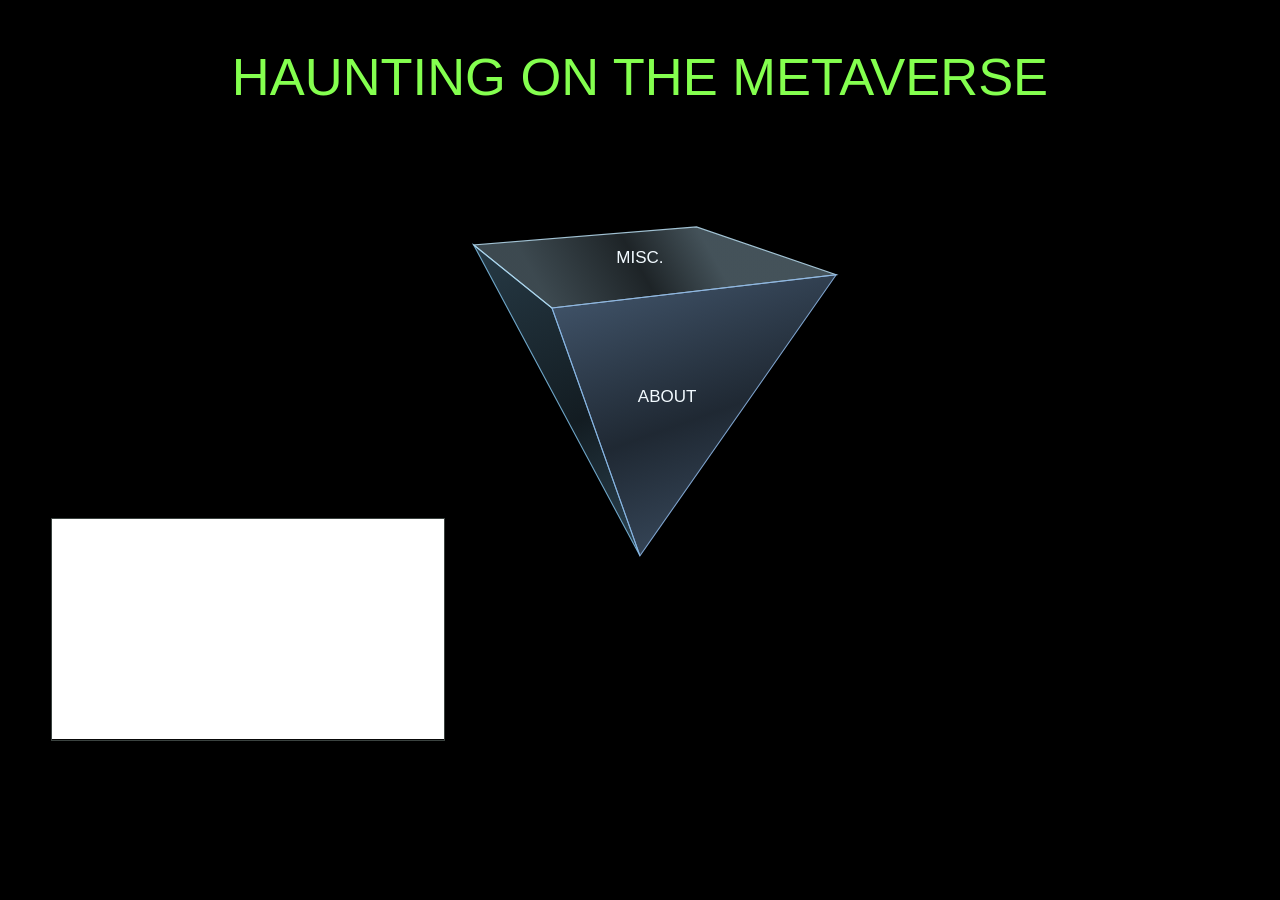
<file: index.html>
<!doctype html>
<html lang="en">
<head>
  <meta charset="utf-8">
  <meta name="viewport" content="width=device-width, initial-scale=1">
  <meta name="description" content="Haunting on the Metaverse, a 2023 VRChat world and media installation by Daria Ivans.">
  <title>Haunting on the Metaverse</title>
  <link rel="icon" href="haunting-on-the-metaverse/assets/favicon.png">
  <link rel="stylesheet" href="style.css?v=05ac326a3dd9">
  <link rel="stylesheet" href="cursor.css?v=5a96835b979f">
  <script defer src="pyramid.js?v=eb3a3f2525b7"></script>
  <script defer src="site.js?v=8953d8816b09"></script>
</head>
<body>
  <main>
    <section class="landing" id="top" aria-labelledby="title">
      <header class="title">
        <h1 id="title">Haunting on the Metaverse</h1>
      </header>
      <div class="model">
        <canvas id="pyramid" tabindex="0" aria-label="Five-faced pyramid. Use arrow keys to rotate and Enter to open the facing section."></canvas>
        <nav class="face-links" aria-label="Pyramid faces">
        <a href="#project" data-face="project">About</a>
        <a href="#contribution" data-face="contribution">Contribution</a>
        <a href="#rooms" data-face="rooms">Rooms</a>
        <a href="#installation" data-face="installation">Installation</a>
        <a href="#materials" data-face="materials">Miscellaneous</a>
        </nav>
      </div>
      <div class="film">
        <div class="film-player">
          <iframe id="documentation-player" title="Haunting on the Metaverse video"
            src="https://www.youtube-nocookie.com/embed/eX5gVjBaq1g?autoplay=1&amp;enablejsapi=1&amp;playsinline=1&amp;rel=0"
            allow="autoplay; encrypted-media; picture-in-picture; fullscreen" allowfullscreen
            referrerpolicy="strict-origin-when-cross-origin"></iframe>
        </div>
        <div class="film-links" hidden>
          <button type="button" id="play-film" hidden>Play with sound</button>
        </div>
      </div>
      <section class="panel about-panel" id="project">
        <div class="panel-heading"><h2 tabindex="-1">About the project</h2></div>
        <p class="metadata">2023 · VRChat world, media installation, video, sound</p>
        <div class="project-text"><p>The idea of Metaverses has been around for nearly three decades, but in recent years it has been discussed as a new form of internet communication. However, it remains uncertain whether the utopian visions of a decentralized self-organized virtual space are anything more than a business model to reinforce existing corporations. While virtual online platforms strive to improve their immersive technologies and debug user's experience, the control over it in the pro-Metaverse environments is increasingly being vested in the algorithms of centralized management, whether they be programs or trained employees.</p>
  <p>In this project, the imperfections of technology in existing and popular virtual platforms are utilized as the main instrument for changing the established and regulated patterns of presence within them. The world for this project is created in VRChat. A map consisting of three spaces is designed to allow for legitimate "breaking" of the interface and degradation of technology performance through glitchy and fractal shaders, which unpredictably influence the viewer's experience of the virtual world from within.</p>
  <p>Portals between spaces are arranged chaotically, enabling travel between them in any order, getting stuck in a cyberpunk warehouse space or finding oneself in the room of a teenager whose coming of age coincided with the early days of the Internet, opening research archives in boxes inside the basement, or immersing oneself in the algorithmic evolution of a virtual organism.</p></div>
      </section>
    </section>

    <section class="panel" id="contribution">
      <div class="panel-heading"><h2 tabindex="-1">Contribution</h2></div>
      <div class="credits">
        <p>Project by <a href="https://lshfn.github.io/navigation/portfolio.html">Daria Ivans</a></p>
        <ul>
        <li>Unity programming by Oleg Sysoev</li>
        <li>Soundtrack by Polina Orlikova (aka Popo)</li>
        <li>Sound design by Leonid Grishchenko</li>
      </ul>
      </div>
    </section>

    <section class="panel" id="rooms">
      <div class="panel-heading"><h2 tabindex="-1">Rooms</h2></div>
      <nav class="room-links" aria-label="Rooms"><a href="#web-1"><img src="haunting-on-the-metaverse/assets/175111801262.png" alt="" decoding="async"><span>Web 1.0 Room</span></a>
<a href="#warehouse"><img src="haunting-on-the-metaverse/assets/175111801261.png" alt="" decoding="async"><span>Warehouse Room</span></a>
<a href="#organic"><img src="haunting-on-the-metaverse/assets/175111801260.png" alt="" decoding="async"><span>Organic Space</span></a></nav>
      <section class="room room-1" id="web-1" aria-labelledby="web-1-title">
      <div class="room-heading">
        <span class="room-number">Room 1</span>
        <h2 id="web-1-title">Web 1.0 Room</h2>
      </div>
      <div class="room-primary">
        <div class="room-feature"><a class="frame" data-lightbox href="haunting-on-the-metaverse/assets/175104646250.png"><img src="haunting-on-the-metaverse/assets/175104646250.png" alt="Pastel bedroom with a computer and a patterned floor" loading="lazy" decoding="async"></a></div>
        <details class="room-notes">
          <summary>Room notes</summary>
          <div class="room-text" tabindex="0" role="region" aria-label="Room notes"><p>The Web 1.0 room comprises two distinct spaces, namely, the Internet's girl room and the basement area. The textures in the former have been created using KidPix, a child-oriented drawing program from the year 2001, and are designed to resemble the graphic style of the early web. Voxel models and GIFs are also employed to generate the early Internet environment and resemble, for instance, GeoCities page.</p>
<p>The design of the early web pages was quite different from what we can see today. The web design of custom-made pages was based on table structure and filled with links leading to other places on the internet. When you enter a website, you see the "welcome" signs and other signatures that were made by the website's owner, resemble visiting somebody's house. That was an idea behind creating the web 1.0 space in our project – to use the web design patterns of early web to construct the interior architecture for the pro-Metaverse platform. We would like to see this technique not only as a nostalgic reference but as a means of complex and unexpected world-building, where internal connections between worlds and exploratory archives are established.</p>
<p>In the basement space, we have arranged several such external and internal archives (on are.na, Tumblr, and worlds in VRC), which are the result of theoretical and practical research in virtual worlds. The transportation between different platforms and the limitless structure of the world are important to us as a technique for transversal world-building within the pro-Metaverse.</p></div>
        </details>
      </div>
      <div class="gallery"><a class="frame" data-lightbox href="haunting-on-the-metaverse/assets/175104646259.jpg"><img src="haunting-on-the-metaverse/assets/175104646259.jpg" alt="Another view of the bedroom from above" loading="lazy" decoding="async"></a>
<a class="frame" data-lightbox href="haunting-on-the-metaverse/assets/175111247770.jpg"><img src="haunting-on-the-metaverse/assets/175111247770.jpg" alt="An avatar surrounded by pastel blocks" loading="lazy" decoding="async"></a>
<a class="frame" data-lightbox href="haunting-on-the-metaverse/assets/175104646249.png"><img src="haunting-on-the-metaverse/assets/175104646249.png" alt="Basement with scattered digital objects and an archive display" loading="lazy" decoding="async"></a>
<a class="frame" data-lightbox href="haunting-on-the-metaverse/assets/175111247772.jpg"><img src="haunting-on-the-metaverse/assets/175111247772.jpg" alt="White mask with red eyes beside a cat model" loading="lazy" decoding="async"></a>
<a class="frame" data-lightbox href="haunting-on-the-metaverse/assets/175111247773.jpg"><img src="haunting-on-the-metaverse/assets/175111247773.jpg" alt="Dark room with a rug and bright green objects" loading="lazy" decoding="async"></a>
<a class="frame" data-lightbox href="haunting-on-the-metaverse/assets/175104646251.jpg"><img src="haunting-on-the-metaverse/assets/175104646251.jpg" alt="Archive displays across the basement walls" loading="lazy" decoding="async"></a>
<a class="frame" data-lightbox href="haunting-on-the-metaverse/assets/175111247769.jpg"><img src="haunting-on-the-metaverse/assets/175111247769.jpg" alt="A face on a blue display near blocky models" loading="lazy" decoding="async"></a></div>
      <a class="next-portal" href="#warehouse">Portal to Warehouse Room</a>
    </section>
<section class="room room-2" id="warehouse" aria-labelledby="warehouse-title">
      <div class="room-heading">
        <span class="room-number">Room 2</span>
        <h2 id="warehouse-title">Warehouse Room</h2>
      </div>
      <div class="room-primary">
        <div class="room-feature"><a class="frame" data-lightbox href="haunting-on-the-metaverse/assets/175104757858.jpg"><img src="haunting-on-the-metaverse/assets/175104757858.jpg" alt="Warehouse view fragmented into bands of colour" loading="lazy" decoding="async"></a></div>
        <details class="room-notes">
          <summary>Room notes</summary>
          <div class="room-text" tabindex="0" role="region" aria-label="Room notes"><p>The space, as a whole, bears a resemblance to abandoned warehouse rooms, replete with enigmatic and, indeed, suspenseful objects dispersed throughout. The effect of abandonment and passive brokenness of the rooms create a sense of liminality that corresponds to specific internet cultures such as weirdcore and oddcore. Of particular note is one of the subspaces which creates the illusion of an infinitely repeating corridor, leading to the same room, in which the glitch effect becomes increasingly intense with each subsequent traversal. This technique, in many ways, is reminiscent of the application used in the Ooga Booga 2.0 virtual world by TheZiver. However, the glitch shader employed in our design has been meticulously selected and subjected to exhaustive discussion, duly accounting for the unique peculiarities of our virtual realm. Notably, as users venture further down the corridor and into the room, the glitch effect progressively compromises both vision and control within VRChat. Furthermore, it must be emphasized that the manifestation of this effect varies subtly among individual users, depending on the specific configuration of their avatar and computer system. In this particular environment, the sense of immersion is such that one's agency and spatial logic are relinquished, leaving them at the mercy of the underlying technological infrastructure.</p>
<p>The second sub-environment, accessible via a portal, features an interactive camera. Through the implementation of a kaleidoscopic/glitchy shader, the displayed imagery is subject to distortions that are then projected onto the virtual room's wall, providing a brief opportunity to capture anomalies in the static. Notably, the portal embedded within the image serves as a gateway to the next spatial domain, situated in the realm of Web 1.0.</p></div>
        </details>
      </div>
      <div class="gallery"><a class="frame" data-lightbox href="haunting-on-the-metaverse/assets/175104646255.jpg"><img src="haunting-on-the-metaverse/assets/175104646255.jpg" alt="Brick room with a shrine on a floor mat" loading="lazy" decoding="async"></a>
<a class="frame" data-lightbox href="haunting-on-the-metaverse/assets/175104646253.jpg"><img src="haunting-on-the-metaverse/assets/175104646253.jpg" alt="White figure along a brick corridor" loading="lazy" decoding="async"></a>
<a class="frame" data-lightbox href="haunting-on-the-metaverse/assets/175104757857.jpg"><img src="haunting-on-the-metaverse/assets/175104757857.jpg" alt="Room crossed by bright strips of glitch colour" loading="lazy" decoding="async"></a>
<a class="frame" data-lightbox href="haunting-on-the-metaverse/assets/175104646252.jpg"><img src="haunting-on-the-metaverse/assets/175104646252.jpg" alt="Dark corner with a small magenta object" loading="lazy" decoding="async"></a>
<a class="frame" data-lightbox href="haunting-on-the-metaverse/assets/175104646257.jpg"><img src="haunting-on-the-metaverse/assets/175104646257.jpg" alt="Freestanding bathtub against a brick wall" loading="lazy" decoding="async"></a>
<a class="frame" data-lightbox href="haunting-on-the-metaverse/assets/175104646256.jpg"><img src="haunting-on-the-metaverse/assets/175104646256.jpg" alt="A black object on a chair in a brick room" loading="lazy" decoding="async"></a>
<a class="frame" data-lightbox href="haunting-on-the-metaverse/assets/175104757859.jpg"><img src="haunting-on-the-metaverse/assets/175104757859.jpg" alt="A small multicoloured shape breaking up in the dark" loading="lazy" decoding="async"></a></div>
      <a class="next-portal" href="#organic">Portal to Organic Space</a>
    </section>
<section class="room room-3" id="organic" aria-labelledby="organic-title">
      <div class="room-heading">
        <span class="room-number">Room 3</span>
        <h2 id="organic-title">Organic Space</h2>
      </div>
      <div class="room-primary">
        <div class="room-feature"><video controls loop preload="none" playsinline poster="haunting-on-the-metaverse/assets/organic-still.webp" aria-label="Animation of the Organic Space">
          <source src="haunting-on-the-metaverse/assets/organic-space.webm" type="video/webm">
          <a href="haunting-on-the-metaverse/assets/organic-space.webm">Download the Organic Space clip</a>
        </source></video></div>
        <details class="room-notes">
          <summary>Room notes</summary>
          <div class="room-text" tabindex="0" role="region" aria-label="Room notes"><p>Upon entering the world, the user is first introduced to an amorphous and abstract space, which bears a striking resemblance to internal organs or a rudimentary living organism. This space is characterized by its enveloping and slippery nature, with its partially filled water and dynamic fractal objects serving to create an atmosphere of non-human habitation in the virtual realm. Concurrently, the user experiences a sense of being in a secure and comforting space, reminiscent of a womb, while also feeling a sense of being in an unexplored and extraterrestrial closed organ that has (or not) yet to be claimed.</p></div>
        </details>
      </div>
      <div class="gallery"><a class="frame" data-lightbox href="haunting-on-the-metaverse/assets/175111814752.jpg"><img src="haunting-on-the-metaverse/assets/175111814752.jpg" alt="Organic figure suspended among grey folds" loading="lazy" decoding="async"></a>
<a class="frame" data-lightbox href="haunting-on-the-metaverse/assets/175111815149.jpg"><img src="haunting-on-the-metaverse/assets/175111815149.jpg" alt="Pale circular tunnel in the organic space" loading="lazy" decoding="async"></a>
<a class="frame" data-lightbox href="haunting-on-the-metaverse/assets/175111814239.jpg"><img src="haunting-on-the-metaverse/assets/175111814239.jpg" alt="Bright figure suspended inside a blue-grey cavern" loading="lazy" decoding="async"></a>
<a class="frame" data-lightbox href="haunting-on-the-metaverse/assets/175111813669.jpg"><img src="haunting-on-the-metaverse/assets/175111813669.jpg" alt="Multicoloured forms dissolving inside the cavern" loading="lazy" decoding="async"></a>
<a class="frame" data-lightbox href="haunting-on-the-metaverse/assets/175112883221.jpg"><img src="haunting-on-the-metaverse/assets/175112883221.jpg" alt="Red figure surrounded by smaller figures" loading="lazy" decoding="async"></a></div>
      <a class="next-portal" href="#web-1">Portal to Web 1.0 Room</a>
    </section>
    </section>

    <section class="panel" id="installation">
      <div class="panel-heading"><h2 tabindex="-1">Installation view</h2></div>
      <div class="installation-grid">
<figure><a class="frame" data-lightbox href="assets/itmo-1-original.jpg"><img src="assets/itmo-1.webp" alt="Installation view from the STAGE graduation exhibition" loading="lazy" decoding="async"></a><figcaption>STAGE 2023 · AIR ITMO graduation show</figcaption></figure>
<figure><a class="frame" data-lightbox href="assets/itmo-2-original.jpg"><img src="assets/itmo-2.webp" alt="Second installation view from the STAGE graduation exhibition" loading="lazy" decoding="async"></a><figcaption>STAGE 2023 · AIR ITMO graduation show</figcaption></figure>
<figure><a class="frame" data-lightbox href="assets/stage-1-original.jpg"><img src="assets/stage-1.webp" alt="Workshop at the STAGE public program" loading="lazy" decoding="async"></a><figcaption>STAGE 2023 · Public program</figcaption></figure>
<figure><a class="frame" data-lightbox href="assets/stage-2-original.jpg"><img src="assets/stage-2.webp" alt="Second workshop photo from the STAGE public program" loading="lazy" decoding="async"></a><figcaption>STAGE 2023 · Public program</figcaption></figure></div>
    </section>

    <section class="panel" id="materials">
      <div class="panel-heading"><h2 tabindex="-1">Miscellaneous</h2></div>
      <div class="resources">
        <a href="https://vrchat.com/home/world/wrld_f80873c3-470d-4a4f-bbcf-1bbae2c198bc"><img src="haunting-on-the-metaverse/assets/175214571554.png" alt="" loading="lazy" decoding="async"><span>Open the VRChat world</span></a>
        <a href="https://docs.google.com/presentation/d/1rE0MSXC-4qZ_pnkqAdd-8kLN5J8H6HYaqegdPg_WofY/edit?usp=sharing"><img src="haunting-on-the-metaverse/assets/175214571553.png" alt="" loading="lazy" decoding="async"><span>View the presentation</span></a>
        <a class="pdf" href="haunting-on-the-metaverse/assets/diploma.pdf" download><span aria-hidden="true">PDF</span><span>Download diploma PDF</span></a>
      </div>
    </section>
  </main>

  <dialog class="viewer" aria-label="Full-size image">
    <button type="button" class="viewer-close" aria-label="Close image">×</button>
    <div class="viewer-stage"><img alt=""></div>
    <div class="viewer-controls">
      <button type="button" data-gallery-step="-1" aria-label="Previous photo">←</button>
      <span class="viewer-count" aria-live="polite"></span>
      <button type="button" data-gallery-step="1" aria-label="Next photo">→</button>
    </div>
  </dialog>
</body>
</html>
</file>
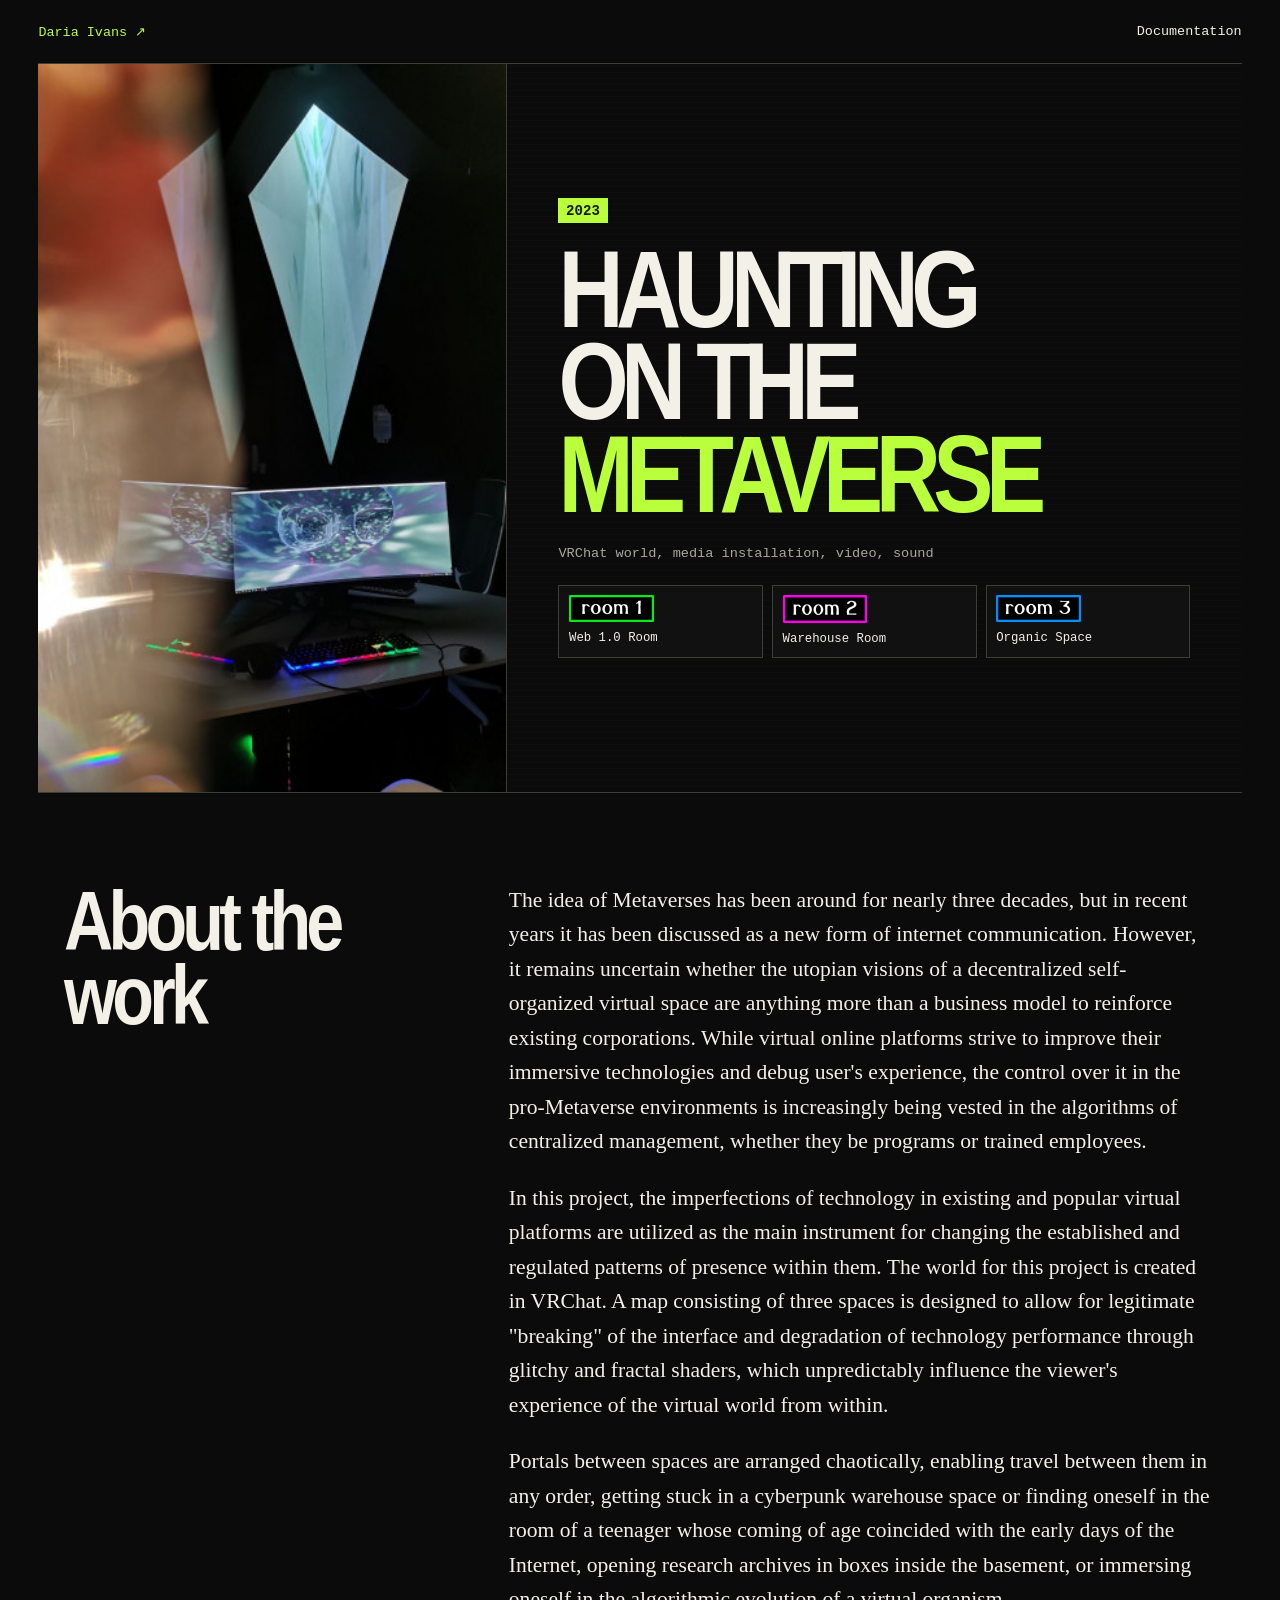
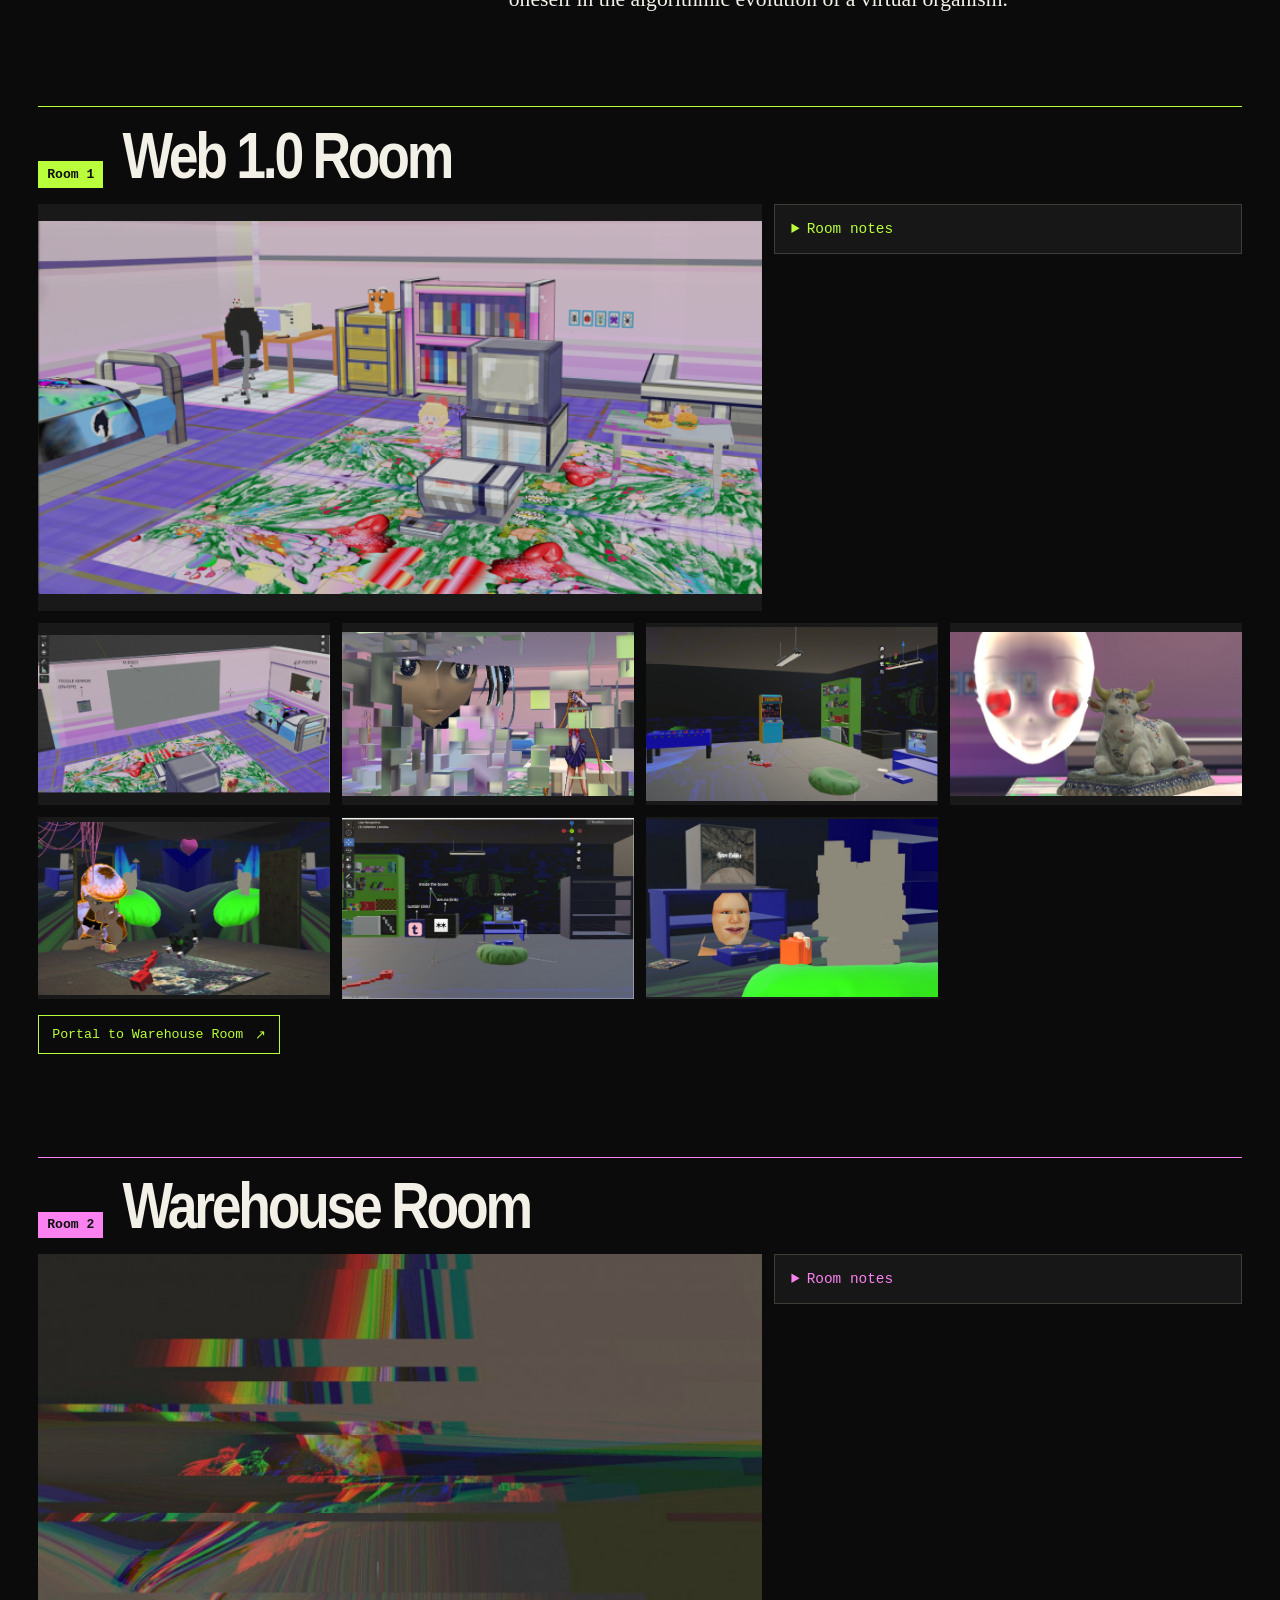
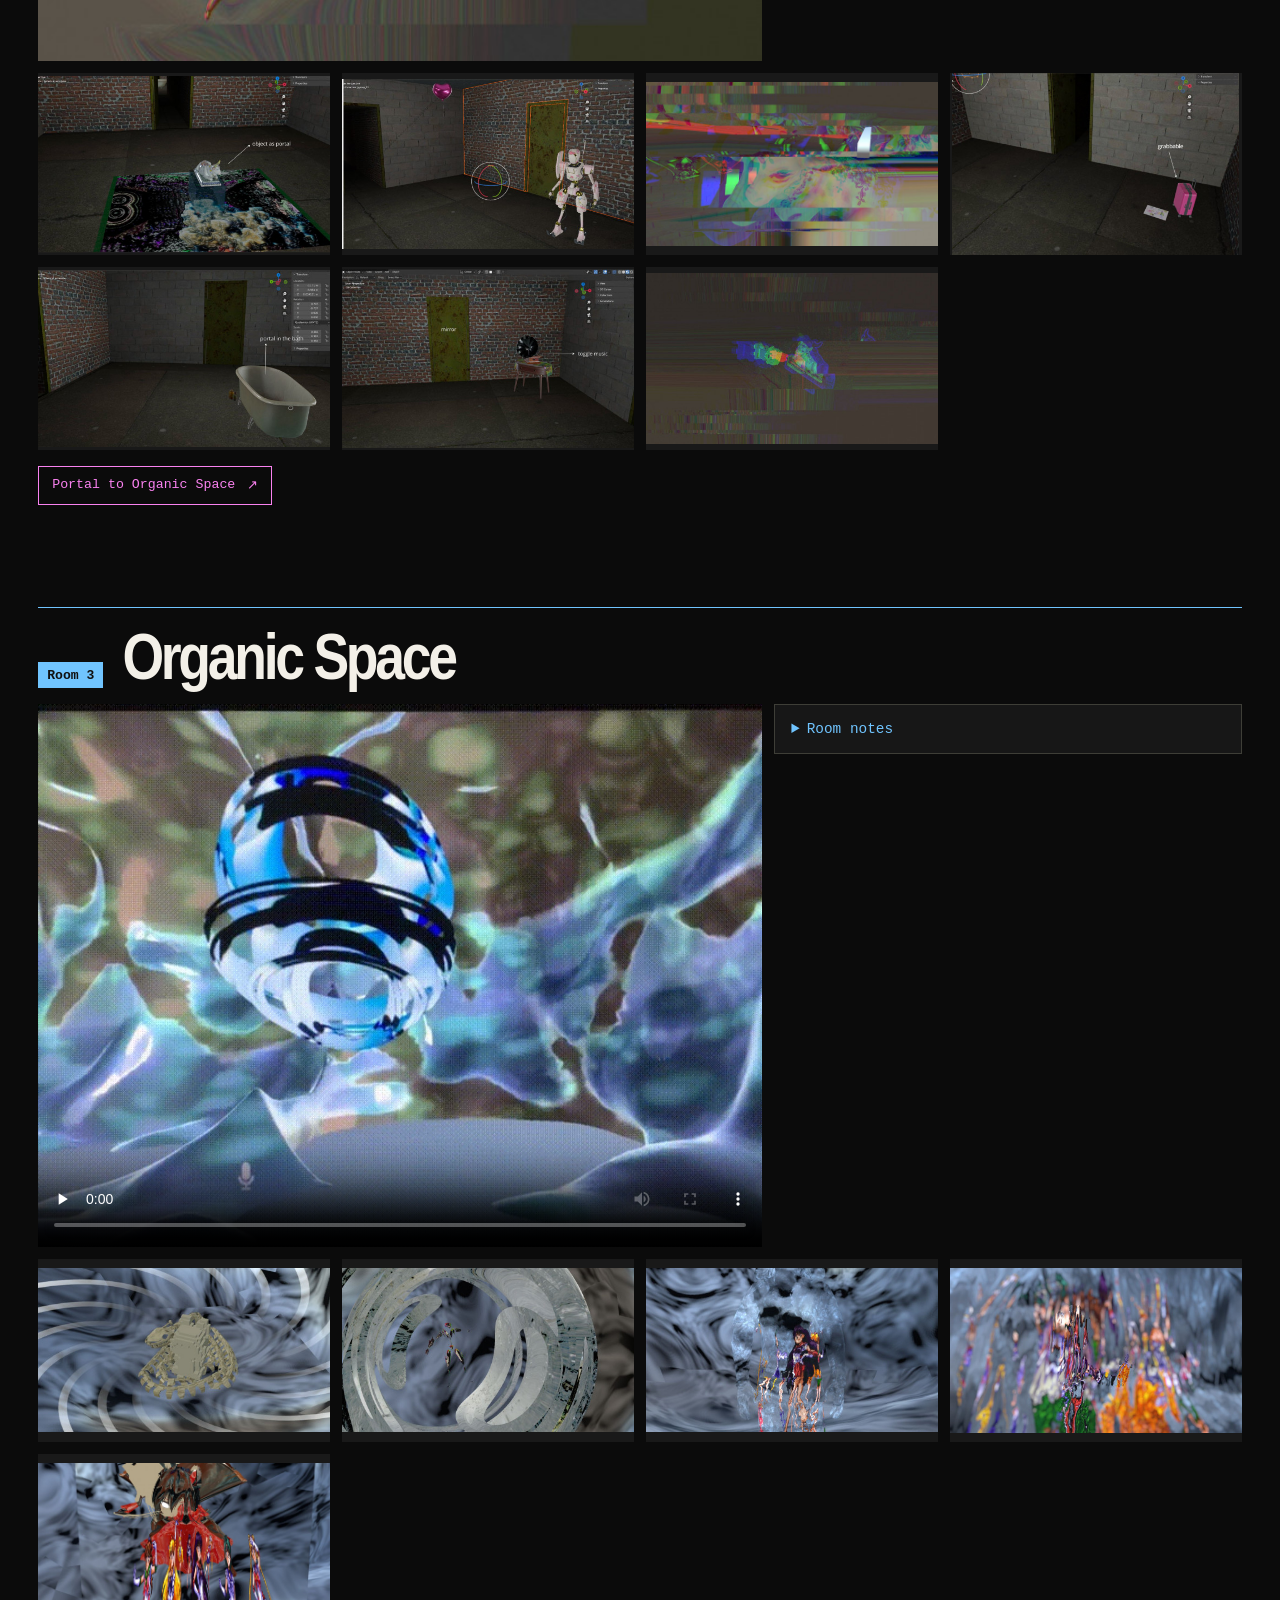
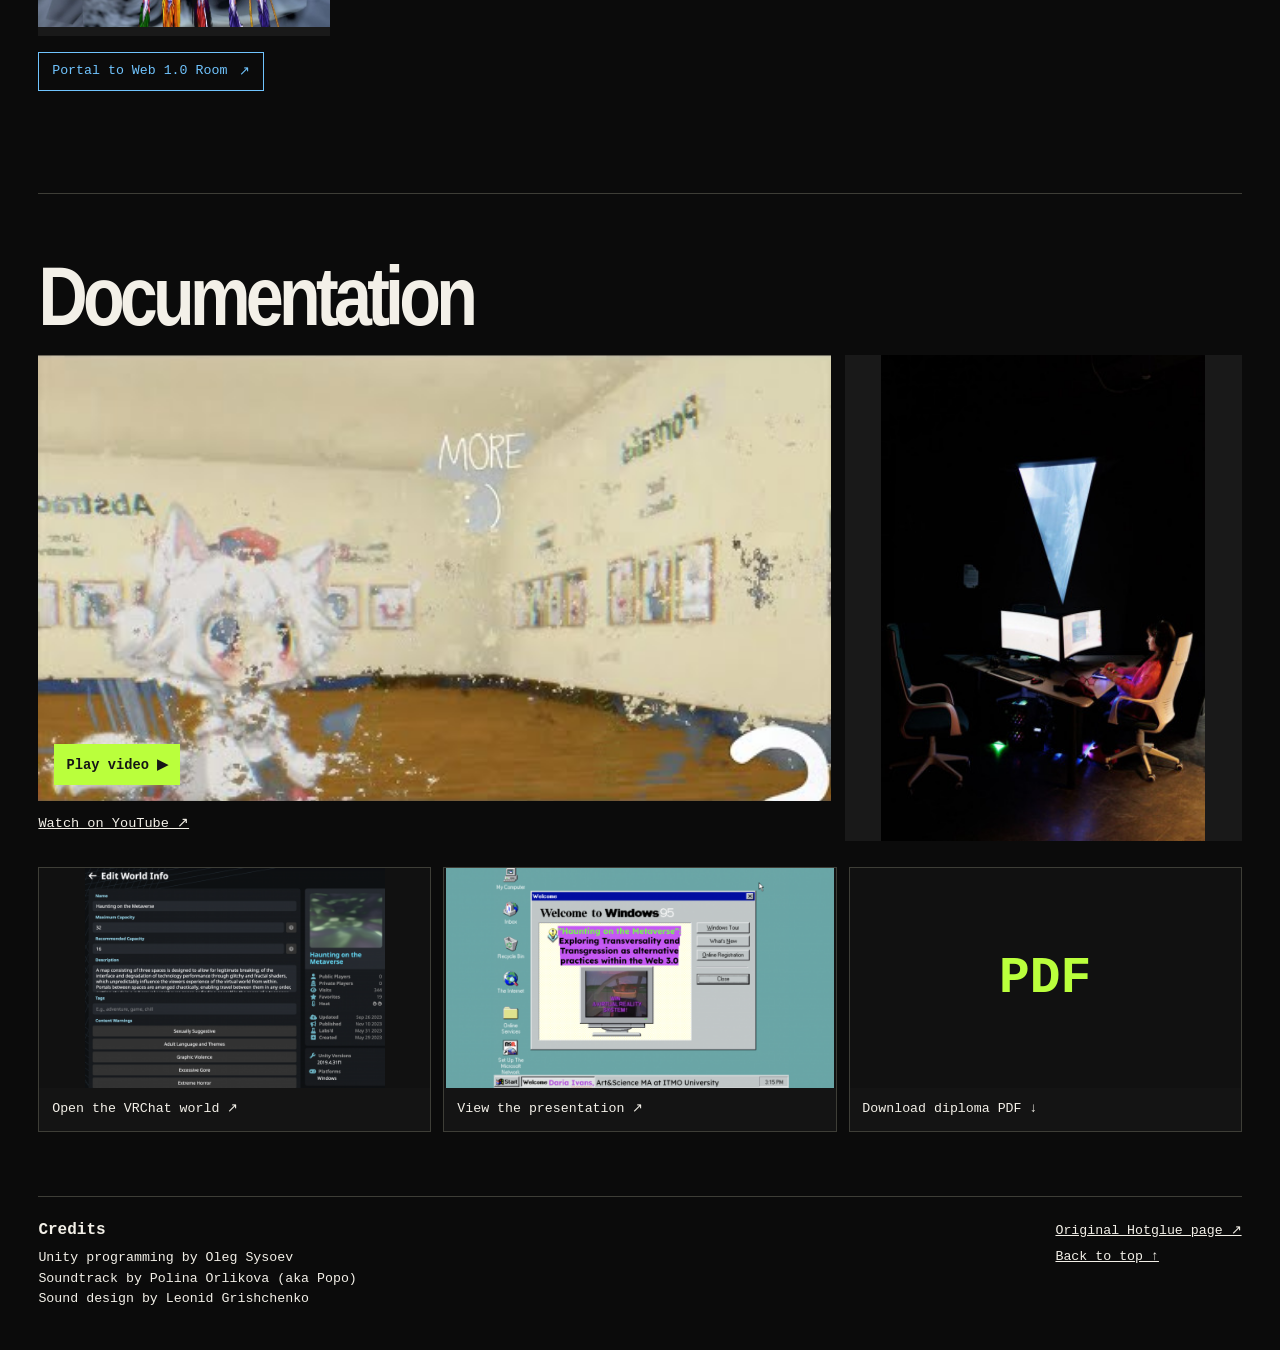
<file: haunting-on-the-metaverse/index.html>
<!doctype html>
<html lang="en">
<head>
  <meta charset="utf-8">
  <meta name="viewport" content="width=device-width, initial-scale=1">
  <meta name="description" content="Haunting on the Metaverse, a 2023 VRChat world and media installation by Daria Ivans.">
  <title>Haunting on the Metaverse · Daria Ivans</title>
  <link rel="icon" href="assets/favicon.png">
  <link rel="stylesheet" href="style.css">
  <script defer src="site.js"></script>
</head>
<body id="top">
  <a class="skip" href="#main">Skip to content</a>
  <header class="masthead">
    <a class="artist" href="https://lshfn.github.io/navigation/portfolio.html">Daria Ivans <span aria-hidden="true">↗</span></a>
    <a class="doc-link" href="#documentation">Documentation</a>
  </header>
  <main id="main">
    <section class="hero" aria-labelledby="title">
      <figure class="hero-image"><img src="assets/175111650315.jpg" alt="Installation with a luminous triangular projection above a monitor" decoding="async"></figure>
      <div class="hero-title">
        <p class="year">2023</p>
        <h1 id="title">Haunting <br>on the <br><em>Metaverse</em></h1>
        <p class="medium">VRChat world, media installation, video, sound</p>
        <nav class="portals" aria-label="Rooms"><a href="#web-1" class="portal portal-1"><img src="assets/175111801262.png" alt="" decoding="async"><span>Web 1.0 Room</span></a>
<a href="#warehouse" class="portal portal-2"><img src="assets/175111801261.png" alt="" decoding="async"><span>Warehouse Room</span></a>
<a href="#organic" class="portal portal-3"><img src="assets/175111801260.png" alt="" decoding="async"><span>Organic Space</span></a></nav>
      </div>
    </section>
    <section class="intro" id="about" aria-labelledby="about-title">
      <h2 id="about-title">About the work</h2>
      <div class="project-text"><p>The idea of Metaverses has been around for nearly three decades, but in recent years it has been discussed as a new form of internet communication. However, it remains uncertain whether the utopian visions of a decentralized self-organized virtual space are anything more than a business model to reinforce existing corporations. While virtual online platforms strive to improve their immersive technologies and debug user&#x27;s experience, the control over it in the pro-Metaverse environments is increasingly being vested in the algorithms of centralized management, whether they be programs or trained employees.</p>
<p>In this project, the imperfections of technology in existing and popular virtual platforms are utilized as the main instrument for changing the established and regulated patterns of presence within them. The world for this project is created in VRChat. A map consisting of three spaces is designed to allow for legitimate &quot;breaking&quot; of the interface and degradation of technology performance through glitchy and fractal shaders, which unpredictably influence the viewer&#x27;s experience of the virtual world from within.</p>
<p>Portals between spaces are arranged chaotically, enabling travel between them in any order, getting stuck in a cyberpunk warehouse space or finding oneself in the room of a teenager whose coming of age coincided with the early days of the Internet, opening research archives in boxes inside the basement, or immersing oneself in the algorithmic evolution of a virtual organism.</p></div>
    </section>
    
    <section class="room room-1" id="web-1" aria-labelledby="web-1-title">
      <div class="room-heading">
        <span class="room-number">Room 1</span>
        <h2 id="web-1-title">Web 1.0 Room</h2>
      </div>
      <div class="room-primary">
        <div class="room-feature"><a class="frame" data-lightbox href="assets/175104646250.png"><img src="assets/175104646250.png" alt="Pastel bedroom with a computer and a patterned floor" loading="lazy" decoding="async"></a></div>
        <details class="room-notes">
          <summary>Room notes</summary>
          <div class="room-text"><p>The Web 1.0 room comprises two distinct spaces, namely, the Internet&#x27;s girl room and the basement area. The textures in the former have been created using KidPix, a child-oriented drawing program from the year 2001, and are designed to resemble the graphic style of the early web. Voxel models and GIFs are also employed to generate the early Internet environment and resemble, for instance, GeoCities page.</p>
<p>The design of the early web pages was quite different from what we can see today. The web design of custom-made pages was based on table structure and filled with links leading to other places on the internet. When you enter a website, you see the &quot;welcome&quot; signs and other signatures that were made by the website&#x27;s owner, resemble visiting somebody&#x27;s house. That was an idea behind creating the web 1.0 space in our project – to use the web design patterns of early web to construct the interior architecture for the pro-Metaverse platform. We would like to see this technique not only as a nostalgic reference but as a means of complex and unexpected world-building, where internal connections between worlds and exploratory archives are established.</p>
<p>In the basement space, we have arranged several such external and internal archives (on are.na, Tumblr, and worlds in VRC), which are the result of theoretical and practical research in virtual worlds. The transportation between different platforms and the limitless structure of the world are important to us as a technique for transversal world-building within the pro-Metaverse.</p></div>
        </details>
      </div>
      <div class="gallery"><a class="frame" data-lightbox href="assets/175104646259.jpg"><img src="assets/175104646259.jpg" alt="Another view of the bedroom from above" loading="lazy" decoding="async"></a>
<a class="frame" data-lightbox href="assets/175111247770.jpg"><img src="assets/175111247770.jpg" alt="An avatar surrounded by pastel blocks" loading="lazy" decoding="async"></a>
<a class="frame" data-lightbox href="assets/175104646249.png"><img src="assets/175104646249.png" alt="Basement with scattered digital objects and an archive display" loading="lazy" decoding="async"></a>
<a class="frame" data-lightbox href="assets/175111247772.jpg"><img src="assets/175111247772.jpg" alt="White mask with red eyes beside a cat model" loading="lazy" decoding="async"></a>
<a class="frame" data-lightbox href="assets/175111247773.jpg"><img src="assets/175111247773.jpg" alt="Dark room with a rug and bright green objects" loading="lazy" decoding="async"></a>
<a class="frame" data-lightbox href="assets/175104646251.jpg"><img src="assets/175104646251.jpg" alt="Archive displays across the basement walls" loading="lazy" decoding="async"></a>
<a class="frame" data-lightbox href="assets/175111247769.jpg"><img src="assets/175111247769.jpg" alt="A face on a blue display near blocky models" loading="lazy" decoding="async"></a></div>
      <a class="next-portal" href="#warehouse">Portal to Warehouse Room <span aria-hidden="true">↗</span></a>
    </section>
    <section class="room room-2" id="warehouse" aria-labelledby="warehouse-title">
      <div class="room-heading">
        <span class="room-number">Room 2</span>
        <h2 id="warehouse-title">Warehouse Room</h2>
      </div>
      <div class="room-primary">
        <div class="room-feature"><a class="frame" data-lightbox href="assets/175104757858.jpg"><img src="assets/175104757858.jpg" alt="Warehouse view fragmented into bands of colour" loading="lazy" decoding="async"></a></div>
        <details class="room-notes">
          <summary>Room notes</summary>
          <div class="room-text"><p>The space, as a whole, bears a resemblance to abandoned warehouse rooms, replete with enigmatic and, indeed, suspenseful objects dispersed throughout. The effect of abandonment and passive brokenness of the rooms create a sense of liminality that corresponds to specific internet cultures such as weirdcore and oddcore. Of particular note is one of the subspaces which creates the illusion of an infinitely repeating corridor, leading to the same room, in which the glitch effect becomes increasingly intense with each subsequent traversal. This technique, in many ways, is reminiscent of the application used in the Ooga Booga 2.0 virtual world by TheZiver. However, the glitch shader employed in our design has been meticulously selected and subjected to exhaustive discussion, duly accounting for the unique peculiarities of our virtual realm. Notably, as users venture further down the corridor and into the room, the glitch effect progressively compromises both vision and control within VRChat. Furthermore, it must be emphasized that the manifestation of this effect varies subtly among individual users, depending on the specific configuration of their avatar and computer system. In this particular environment, the sense of immersion is such that one&#x27;s agency and spatial logic are relinquished, leaving them at the mercy of the underlying technological infrastructure.</p>
<p>The second sub-environment, accessible via a portal, features an interactive camera. Through the implementation of a kaleidoscopic/glitchy shader, the displayed imagery is subject to distortions that are then projected onto the virtual room&#x27;s wall, providing a brief opportunity to capture anomalies in the static. Notably, the portal embedded within the image serves as a gateway to the next spatial domain, situated in the realm of Web 1.0.</p></div>
        </details>
      </div>
      <div class="gallery"><a class="frame" data-lightbox href="assets/175104646255.jpg"><img src="assets/175104646255.jpg" alt="Brick room with a shrine on a floor mat" loading="lazy" decoding="async"></a>
<a class="frame" data-lightbox href="assets/175104646253.jpg"><img src="assets/175104646253.jpg" alt="White figure along a brick corridor" loading="lazy" decoding="async"></a>
<a class="frame" data-lightbox href="assets/175104757857.jpg"><img src="assets/175104757857.jpg" alt="Room crossed by bright strips of glitch colour" loading="lazy" decoding="async"></a>
<a class="frame" data-lightbox href="assets/175104646252.jpg"><img src="assets/175104646252.jpg" alt="Dark corner with a small magenta object" loading="lazy" decoding="async"></a>
<a class="frame" data-lightbox href="assets/175104646257.jpg"><img src="assets/175104646257.jpg" alt="Freestanding bathtub against a brick wall" loading="lazy" decoding="async"></a>
<a class="frame" data-lightbox href="assets/175104646256.jpg"><img src="assets/175104646256.jpg" alt="A black object on a chair in a brick room" loading="lazy" decoding="async"></a>
<a class="frame" data-lightbox href="assets/175104757859.jpg"><img src="assets/175104757859.jpg" alt="A small multicoloured shape breaking up in the dark" loading="lazy" decoding="async"></a></div>
      <a class="next-portal" href="#organic">Portal to Organic Space <span aria-hidden="true">↗</span></a>
    </section>
    <section class="room room-3" id="organic" aria-labelledby="organic-title">
      <div class="room-heading">
        <span class="room-number">Room 3</span>
        <h2 id="organic-title">Organic Space</h2>
      </div>
      <div class="room-primary">
        <div class="room-feature"><video controls loop preload="none" playsinline poster="assets/organic-still.webp" aria-label="Animation of the Organic Space">
          <source src="assets/organic-space.webm" type="video/webm">
          <a href="assets/organic-space.webm">Download the Organic Space clip</a>
        </video></div>
        <details class="room-notes">
          <summary>Room notes</summary>
          <div class="room-text"><p>Upon entering the world, the user is first introduced to an amorphous and abstract space, which bears a striking resemblance to internal organs or a rudimentary living organism. This space is characterized by its enveloping and slippery nature, with its partially filled water and dynamic fractal objects serving to create an atmosphere of non-human habitation in the virtual realm. Concurrently, the user experiences a sense of being in a secure and comforting space, reminiscent of a womb, while also feeling a sense of being in an unexplored and extraterrestrial closed organ that has (or not) yet to be claimed.</p></div>
        </details>
      </div>
      <div class="gallery"><a class="frame" data-lightbox href="assets/175111814752.jpg"><img src="assets/175111814752.jpg" alt="Organic figure suspended among grey folds" loading="lazy" decoding="async"></a>
<a class="frame" data-lightbox href="assets/175111815149.jpg"><img src="assets/175111815149.jpg" alt="Pale circular tunnel in the organic space" loading="lazy" decoding="async"></a>
<a class="frame" data-lightbox href="assets/175111814239.jpg"><img src="assets/175111814239.jpg" alt="Bright figure suspended inside a blue-grey cavern" loading="lazy" decoding="async"></a>
<a class="frame" data-lightbox href="assets/175111813669.jpg"><img src="assets/175111813669.jpg" alt="Multicoloured forms dissolving inside the cavern" loading="lazy" decoding="async"></a>
<a class="frame" data-lightbox href="assets/175112883221.jpg"><img src="assets/175112883221.jpg" alt="Red figure surrounded by smaller figures" loading="lazy" decoding="async"></a></div>
      <a class="next-portal" href="#web-1">Portal to Web 1.0 Room <span aria-hidden="true">↗</span></a>
    </section>
    <section class="documentation" id="documentation" aria-labelledby="documentation-title">
      <h2 id="documentation-title">Documentation</h2>
      <div class="documentation-layout">
        <div class="film">
          <a class="film-preview" href="https://www.youtube.com/watch?v=eX5gVjBaq1g" data-video>
            <img src="assets/video-preview.jpg" alt="" loading="lazy" decoding="async">
            <span>Play video <span aria-hidden="true">▶</span></span>
          </a>
          <a class="watch-link" href="https://www.youtube.com/watch?v=eX5gVjBaq1g">Watch on YouTube ↗</a>
        </div>
        <div class="installation"><a class="frame" data-lightbox href="assets/175104646247.jpg"><img src="assets/175104646247.jpg" alt="Installation with a triangular light and screens in a dark exhibition space" loading="lazy" decoding="async"></a></div>
      </div>
      <div class="resources">
        <a href="https://vrchat.com/home/world/wrld_f80873c3-470d-4a4f-bbcf-1bbae2c198bc"><img src="assets/175214571554.png" alt="" loading="lazy" decoding="async"><span>Open the VRChat world ↗</span></a>
        <a href="https://docs.google.com/presentation/d/1rE0MSXC-4qZ_pnkqAdd-8kLN5J8H6HYaqegdPg_WofY/edit?usp=sharing"><img src="assets/175214571553.png" alt="" loading="lazy" decoding="async"><span>View the presentation ↗</span></a>
        <a class="pdf" href="assets/diploma.pdf" download><span aria-hidden="true">PDF</span><span>Download diploma PDF ↓</span></a>
      </div>
    </section>
  </main>
  <footer>
    <div>
      <h2>Credits</h2>
      <ul>
        <li>Unity programming by Oleg Sysoev</li>
        <li>Soundtrack by Polina Orlikova (aka Popo)</li>
        <li>Sound design by Leonid Grishchenko</li>
      </ul>
    </div>
    <div class="footer-links">
      <a href="https://dariaivans.hotglue.me/?hauntingonthemetaverse/">Original Hotglue page ↗</a>
      <a href="#top">Back to top ↑</a>
    </div>
  </footer>
  <dialog class="viewer" aria-label="Full-size image">
    <button type="button" class="close-viewer" aria-label="Close image">×</button>
    <img alt="">
  </dialog>
</body>
</html>
</file>
<file: style.css>
@font-face {
  font-family: Title1;
  src: url('https://dariaivans.neocities.org/fontsportfolio/title1.otf') format('opentype');
  font-display: swap;
}
@font-face {
  font-family: AllWords;
  src: url('https://dariaivans.neocities.org/fontsportfolio/allwords.otf') format('opentype');
  font-display: swap;
}
@font-face {
  font-family: WebBased;
  src: url('https://dariaivans.neocities.org/fontsportfolio/webbased.otf') format('opentype');
  font-display: swap;
}
:root {
  color-scheme: dark;
  --green: #84ff4f;
  --pink: #ff37dd;
  --blue: #5dc1ff;
  --text: #f2f3f1;
  --muted: #b7bfbc;
  --rule: #3b4340;
  --type: AllWords, Georgia, serif;
  --title: Title1, sans-serif;
}
* { box-sizing: border-box; }
html { scroll-padding-top: 1rem; }
body { margin: 0; background: #000; color: var(--text); font-family: var(--type); }
a { color: inherit; text-decoration: none; }
button, summary { cursor: pointer; }
button { border-radius: 0; font: inherit; }
[hidden] { display: none !important; }
:focus-visible { outline: 2px solid var(--green); outline-offset: 5px; }
img, video { display: block; max-width: 100%; }
h1, h2, h3, p, figure { margin: 0; }
h1, h2, h3, summary { font-family: var(--title); text-transform: uppercase; }
p, li, figcaption { text-align: justify; hyphens: none; }
.landing {
  min-height: min(54rem, 100svh);
  display: grid;
  grid-template-columns: minmax(0, 1fr) minmax(0, 1.36fr) minmax(0, 1fr);
  column-gap: clamp(1rem, 2.2vw, 2.5rem);
  grid-template-rows: auto 1fr auto;
  padding: clamp(1.5rem, 4vw, 4rem);
  max-width: 110rem;
  margin: auto;
}
.title { grid-area: 1 / 1 / 2 / -1; text-align: center; }
h1 {
  color: var(--green);
  font-size: clamp(1.85rem, 4.1vw, 4.4rem);
  font-weight: normal;
  line-height: .98;
}
.model {
  grid-area: 2 / 2 / 4 / 3;
  position: relative;
  place-self: start stretch;
  text-align: center;
  margin: clamp(.4rem, 3vh, 2rem) auto 1rem;
  width: 100%;
}
#pyramid {
  display: block;
  width: min(100%, 31rem);
  height: clamp(19rem, 58vh, 33rem);
  margin: auto;
  cursor: grab;
  touch-action: none;
}
#pyramid.dragging { cursor: grabbing; }
#pyramid.over-face { cursor: pointer; }

.face-links { display: flex; justify-content: center; gap: .65rem 1.15rem; flex-wrap: wrap; }
.pyramid-ready .face-links { position: absolute; }
.pyramid-ready .face-links:not(:focus-within) { width: 1px; height: 1px; overflow: hidden; clip-path: inset(50%); }
.face-links a { font-size: 1.13rem; padding-block: .2rem; }
.face-links a:hover, .face-links a[aria-current] { color: var(--green); }
.film { grid-area: 3 / 1 / 4 / 2; align-self: end; width: min(118%, 35rem); min-width: 0; margin-bottom: clamp(1rem, 8vh, 6rem); }
.film-player { border: 1px solid var(--rule); background: #080808; }
.film iframe { border: none; display: block; width: 100%; min-height: 200px; aspect-ratio: 16 / 9; }
.film-links { display: flex; align-items: center; flex-wrap: wrap; gap: .6rem .9rem; margin-top: .65rem; font-size: .95rem; }
#play-film { border: 1px solid var(--green); padding: .25rem .5rem; background: transparent; color: var(--green); }
#play-film:hover { background: var(--green); color: #000; }
.panel {
  width: min(72rem, 100% - 2.5rem);
  margin: 0 auto 6rem;
  padding-top: 1.2rem;
}
.about-panel {
  grid-area: 2 / 3 / 4 / 4;
  width: 100%;
  align-self: start;
  margin: clamp(2rem, 12vh, 8rem) 0 0;
  max-height: min(61vh, 38rem);
  overflow-y: auto;
  scrollbar-color: var(--green) #161616;
  padding-right: .8rem;
}
.about-panel .panel-heading h2 { font-size: clamp(1.2rem, 2vw, 2rem); }
.about-panel .project-text { font-size: clamp(.96rem, 1.15vw, 1.18rem); }
.panel-heading { display: flex; justify-content: space-between; gap: 1rem; align-items: baseline; flex-wrap: wrap; margin-bottom: 1.45rem; }
.panel-heading h2 { color: var(--green); font-size: clamp(2.2rem, 5vw, 4.2rem); font-weight: normal; line-height: 1; }
.panel-heading h2:focus { outline: none; }
.credits a, .room-links a:hover { color: var(--green); }
.metadata { color: var(--green); margin-bottom: 1.2rem; }
.project-text, .credits, .room-text { font-size: clamp(1.12rem, 2vw, 1.33rem); line-height: 1.48; max-width: 69ch; }
.project-text p + p, .room-text p + p { margin-top: .9rem; }
.credits ul { padding-left: 0; list-style: none; }
.credits li + li { margin-top: .45rem; }
.room-links { display: flex; gap: .65rem 1.5rem; flex-wrap: wrap; margin-bottom: 2rem; }
.room-links a { display: flex; align-items: center; gap: .5rem; }
.room-links img { width: 5rem; }
.room-1 { --accent: var(--green); }
.room-2 { --accent: var(--pink); }
.room-3 { --accent: var(--blue); }
.room { padding-top: 1rem; margin-bottom: 3rem; }
.room-heading { display: flex; align-items: baseline; flex-wrap: wrap; gap: .5rem 1rem; margin-bottom: 1rem; }
.room-number { font-family: WebBased, var(--type); color: var(--accent); }
.room-heading h2 { font-size: clamp(1.75rem, 3vw, 3rem); line-height: 1; font-weight: normal; }
.room-primary { display: grid; grid-template-columns: minmax(0, 2.5fr) minmax(0, 1fr); gap: .7rem; align-items: start; }
.room-primary video { width: 100%; }
.room-notes { border: 1px solid var(--rule); }
.room-notes summary { color: var(--accent); padding: .65rem .85rem; }
.room-text {
  padding: .3rem .85rem 1rem;
  font-size: 1.08rem;
  max-height: min(18rem, 38dvh);
  overflow-y: auto;
  scrollbar-color: var(--accent) #161616;
}
.room-text:focus-visible { outline-offset: -2px; }
.gallery, .installation-grid, .resources { display: grid; gap: .7rem; }
.gallery { grid-template-columns: repeat(3, minmax(0, 1fr)); margin-top: .7rem; }
.frame { display: block; background: #090909; }
.frame img { width: 100%; height: 100%; object-fit: contain; }
.room-feature .frame img { width: auto; height: auto; margin-inline: auto; }
.frame:hover { outline: 1px solid var(--accent, var(--green)); }
.gallery .frame { aspect-ratio: 16 / 10; }
.next-portal { display: inline-block; margin-top: 1rem; color: var(--accent); }
.installation-grid { grid-template-columns: repeat(4, minmax(0, 1fr)); max-width: 53rem; }
.resources { grid-template-columns: repeat(3, minmax(0, 1fr)); }
.installation-grid .frame { aspect-ratio: 3 / 4; }
figcaption { color: var(--muted); padding-top: .55rem; }
.resources { margin-bottom: 1rem; }
.resources a { border: 1px solid var(--rule); text-decoration: none; }
.resources a:hover { border-color: var(--green); }
.resources img, .pdf span:first-child { width: 100%; aspect-ratio: 16 / 9; object-fit: contain; background: #090909; }
.resources span:last-child { display: block; padding: .65rem; }
.pdf span:first-child { display: grid; place-items: center; color: var(--green); font-size: clamp(1.2rem, 4vw, 3rem); }
.viewer {
  padding: 0;
  background: #000;
  color: var(--text);
  border: 0;
  outline: 1px solid var(--rule);
  width: max-content;
  max-width: 94vw;
  max-height: 94dvh;
  overflow: hidden;
}
.viewer::backdrop { background: #000e; }
.viewer-stage img {
  max-width: 94vw;
  max-height: 94dvh;
  width: auto;
  height: auto;
}
.viewer button {
  border: 1px solid var(--rule);
  color: var(--text);
  background: #000;
  min-width: 2.6rem;
  height: 2.6rem;
  font: 1.2rem sans-serif;
}
.viewer button:hover { border-color: var(--green); color: var(--green); }
.viewer-close { position: absolute; right: .5rem; top: .5rem; }
.viewer-controls {
  position: absolute;
  inset: auto 0 0;
  display: flex;
  align-items: center;
  justify-content: space-between;
  gap: 1rem;
  padding: .5rem;
}
.viewer-count { font-family: var(--title); background: #000; padding: .2rem .4rem; }
@media (max-width: 1020px) {
  .landing { padding-inline: 1.2rem; }
}
@media (max-width: 820px) {
  .landing { display: block; padding-bottom: 2.4rem; min-height: auto; }
  .model { margin-bottom: 1.6rem; }
  #pyramid { height: clamp(17rem, 44vh, 24rem); }
  .film { width: min(30rem, 100%); margin-bottom: 0; }
  .about-panel { margin-top: 2rem; max-height: none; overflow: visible; padding-right: 0; }
  .about-panel .project-text { font-size: 1.12rem; }
  .room-primary { grid-template-columns: 1fr; }
  .gallery, .resources { grid-template-columns: repeat(2, minmax(0, 1fr)); }
  .installation-grid { grid-template-columns: repeat(2, minmax(0, 1fr)); max-width: 30rem; }
}
</file>
<file: cursor.css>
/* ALOIUN by bouderbabari, released to the public domain.
   https://www.rw-designer.com/cursor-detail/20391
   link.ani by guno23, released to the public domain.
   https://www.rw-designer.com/cursor-detail/21296 */
@media (any-hover: hover) and (any-pointer: fine) {
  :root {
    --aloiun-0: url("[data-uri]") 0 1;
    --aloiun-1: url("[data-uri]") 0 1;
    --aloiun-2: url("[data-uri]") 0 1;
    --aloiun-3: url("[data-uri]") 0 1;
    --aloiun-4: url("[data-uri]") 0 1;
    --aloiun-5: url("[data-uri]") 0 1;
    --aloiun-6: url("[data-uri]") 0 1;
    --aloiun-7: url("[data-uri]") 0 1;
    --aloiun-8: url("[data-uri]") 0 1;
    --aloiun-9: url("[data-uri]") 0 1;
    --aloiun-10: url("[data-uri]") 0 1;
    --aloiun-11: url("[data-uri]") 0 1;
    --aloiun-12: url("[data-uri]") 0 1;
    --aloiun-13: url("[data-uri]") 0 1;
    --aloiun-14: url("[data-uri]") 0 1;
    --aloiun-15: url("[data-uri]") 0 1;
    --aloiun-16: url("[data-uri]") 0 1;
    --aloiun-17: url("[data-uri]") 0 1;
    --aloiun-18: url("[data-uri]") 0 1;
    --aloiun-19: url("[data-uri]") 0 1;
    --aloiun-cursor: var(--aloiun-0);
    --link-select-0: url("[data-uri]") 15 4;
    --link-select-1: url("[data-uri]") 15 4;
    --link-select-2: url("[data-uri]") 15 4;
    --link-select-3: url("[data-uri]") 15 4;
    --link-select-4: url("[data-uri]") 15 4;
    --link-select-5: url("[data-uri]") 15 4;
    --link-select-6: url("[data-uri]") 15 4;
    --link-select-7: url("[data-uri]") 15 4;
    --link-select-cursor: var(--link-select-0);
    --project-cursor: var(--aloiun-cursor), var(--aloiun-0);
    --project-click-cursor: var(--link-select-cursor), var(--link-select-0), var(--aloiun-0);
    cursor: var(--project-cursor), auto;
  }
  body, .viewer::backdrop { cursor: var(--project-cursor), auto; }
  a[href], button, summary, video[controls], #pyramid.over-face {
    cursor: var(--project-click-cursor), pointer;
  }
  #pyramid { cursor: var(--project-cursor), grab; }
  #pyramid.dragging { cursor: var(--project-cursor), grabbing; }

  @media (prefers-reduced-motion: no-preference) {
    :root {
      animation: aloiun 2.1s step-end infinite,
                 link-select 0.4s step-end infinite;
    }
  }
  @keyframes aloiun {
    0.00000000% { --aloiun-cursor: var(--aloiun-0); }
    4.76190476% { --aloiun-cursor: var(--aloiun-1); }
    9.52380952% { --aloiun-cursor: var(--aloiun-2); }
    14.28571429% { --aloiun-cursor: var(--aloiun-3); }
    19.04761905% { --aloiun-cursor: var(--aloiun-4); }
    23.80952381% { --aloiun-cursor: var(--aloiun-5); }
    28.57142857% { --aloiun-cursor: var(--aloiun-6); }
    33.33333333% { --aloiun-cursor: var(--aloiun-7); }
    38.09523810% { --aloiun-cursor: var(--aloiun-8); }
    42.85714286% { --aloiun-cursor: var(--aloiun-9); }
    47.61904762% { --aloiun-cursor: var(--aloiun-10); }
    52.38095238% { --aloiun-cursor: var(--aloiun-11); }
    57.14285714% { --aloiun-cursor: var(--aloiun-12); }
    61.90476190% { --aloiun-cursor: var(--aloiun-13); }
    66.66666667% { --aloiun-cursor: var(--aloiun-14); }
    71.42857143% { --aloiun-cursor: var(--aloiun-15); }
    76.19047619% { --aloiun-cursor: var(--aloiun-16); }
    80.95238095% { --aloiun-cursor: var(--aloiun-17); }
    85.71428571% { --aloiun-cursor: var(--aloiun-18); }
    90.47619048% { --aloiun-cursor: var(--aloiun-19); }
    100% { --aloiun-cursor: var(--aloiun-19); }
  }
  @keyframes link-select {
    0.00000000% { --link-select-cursor: var(--link-select-0); }
    12.50000000% { --link-select-cursor: var(--link-select-1); }
    25.00000000% { --link-select-cursor: var(--link-select-2); }
    37.50000000% { --link-select-cursor: var(--link-select-3); }
    50.00000000% { --link-select-cursor: var(--link-select-4); }
    62.50000000% { --link-select-cursor: var(--link-select-5); }
    75.00000000% { --link-select-cursor: var(--link-select-6); }
    87.50000000% { --link-select-cursor: var(--link-select-7); }
    100% { --link-select-cursor: var(--link-select-7); }
  }
}
</file>
<file: haunting-on-the-metaverse/style.css>
:root {
  color-scheme: dark;
  --page: #0b0b0b;
  --ink: #f3f0e8;
  --muted: #aaa79e;
  --line: #3e3e37;
  --green: #baff3c;
  --pink: #fa82f0;
  --blue: #70c4fe;
  --display: "Arial Narrow", "Liberation Sans Narrow", Impact, sans-serif;
  --mono: "Courier New", monospace;
  --serif: Georgia, serif;
}
*, *::before, *::after { box-sizing: border-box; }
html { scroll-padding-top: 1.5rem; }
body { margin: 0; background: var(--page); color: var(--ink); font-family: var(--serif); }
img, video { display: block; max-width: 100%; }
a { color: inherit; }
button { font: inherit; }
:focus-visible { outline: 2px solid var(--green); outline-offset: 5px; }
.skip {
  position: fixed;
  top: 1rem;
  left: 1rem;
  transform: translateY(-180%);
  z-index: 4;
  padding: .7rem;
  background: var(--green);
  color: #000;
}
.skip:focus { transform: none; }
.masthead, main, footer { width: min(100% - 6vw, 85rem); margin-inline: auto; }
.masthead {
  min-height: 4rem;
  display: flex;
  justify-content: space-between;
  align-items: center;
  gap: 1rem;
  border-bottom: 1px solid var(--line);
  font: .84rem var(--mono);
}
.masthead a { text-decoration: none; }
.artist { color: var(--green); }
.doc-link:hover, .footer-links a:hover { color: var(--green); }
.hero {
  display: grid;
  grid-template-columns: minmax(0, .83fr) minmax(0, 1.3fr);
  min-height: min(46rem, 81vh);
  border-bottom: 1px solid var(--line);
}
.hero-image {
  margin: 0;
  min-width: 0;
  position: relative;
  background: #181713;
  border-right: 1px solid var(--line);
  overflow: hidden;
}
.hero-image img { width: 100%; height: 100%; position: absolute; object-fit: cover; object-position: 50% 46%; }
.hero-title {
  display: flex;
  flex-direction: column;
  justify-content: center;
  padding: clamp(1.3rem, 4vw, 4rem);
  background-image: repeating-linear-gradient(0deg, transparent 0 5px, #ffffff07 6px);
}
.year {
  margin: 0 0 1.1rem;
  padding: .3rem .48rem .24rem;
  align-self: start;
  background: var(--green);
  color: #151900;
  font: bold .88rem var(--mono);
}
h1, h2 { margin: 0; font-family: var(--display); font-stretch: condensed; }
h1 {
  font-size: clamp(3rem, 8.6vw, 8.5rem);
  font-weight: 900;
  letter-spacing: -.069em;
  line-height: .84;
  text-transform: uppercase;
}
h1 em { font-style: normal; color: var(--green); }
.medium { font: .85rem/1.5 var(--mono); color: var(--muted); margin: 1.65rem 0 1.25rem; }
.portals {
  display: grid;
  grid-template-columns: repeat(3, minmax(0, 1fr));
  gap: .55rem;
}
.portal {
  display: flex;
  flex-direction: column;
  align-items: start;
  gap: .55rem;
  padding: .6rem;
  min-width: 0;
  background: #111;
  border: 1px solid var(--line);
  text-decoration: none;
  color: var(--ink);
  font: .77rem/1.25 var(--mono);
}
.portal img { width: min(100%, 5.3rem); height: auto; }
.portal-1, .room-1 { --accent: var(--green); }
.portal-2, .room-2 { --accent: var(--pink); }
.portal-3, .room-3 { --accent: var(--blue); }
.portal:hover, .portal:focus-visible { color: var(--accent); border-color: var(--accent); }
.intro {
  display: grid;
  grid-template-columns: minmax(10rem, .7fr) minmax(0, 1.3fr);
  gap: clamp(1.2rem, 5vw, 5rem);
  padding: clamp(2.6rem, 7vw, 6.5rem) clamp(0rem, 2vw, 2.5rem);
}
.intro h2, .documentation h2 { font-size: clamp(2.8rem, 6.5vw, 6.3rem); line-height: .9; letter-spacing: -.057em; }
.project-text { max-width: 65ch; font-size: clamp(1.05rem, 1.7vw, 1.35rem); line-height: 1.6; }
.project-text p:first-child, .room-text p:first-child { margin-top: 0; }
.project-text p:last-child, .room-text p:last-child { margin-bottom: 0; }
.room {
  border-top: 1px solid var(--accent);
  padding-top: 1.1rem;
  margin-bottom: clamp(3rem, 8vw, 7rem);
}
.room-heading { display: flex; gap: .85rem 1.2rem; align-items: baseline; flex-wrap: wrap; margin-bottom: 1rem; }
.room-number { background: var(--accent); color: #101010; padding: .35rem .55rem; font: bold .82rem var(--mono); }
.room h2 { font-size: clamp(2rem, 5.1vw, 5.1rem); letter-spacing: -.05em; line-height: .92; }
.room-primary { display: grid; grid-template-columns: minmax(0, 1.55fr) minmax(0, 1fr); align-items: start; gap: .75rem; }
.frame { display: block; overflow: hidden; background: #191919; }
.frame img { width: 100%; height: 100%; object-fit: contain; }
.frame:hover { outline: 1px solid var(--accent, var(--green)); outline-offset: -1px; }
.room-feature .frame { aspect-ratio: 16 / 9; }
.room-feature video { width: 100%; aspect-ratio: 4 / 3; background: #161616; }
.room-notes { color: var(--ink); background: #171717; border: 1px solid var(--line); }
.room-notes summary { padding: 1rem; color: var(--accent); cursor: pointer; font: .9rem var(--mono); }
.room-notes[open] summary { border-bottom: 1px solid var(--line); }
.room-text { padding: clamp(1rem, 2vw, 1.6rem); font-size: 1.03rem; line-height: 1.56; }
.gallery {
  display: grid;
  grid-template-columns: repeat(4, minmax(0, 1fr));
  gap: .75rem;
  margin-top: .75rem;
}
.gallery .frame { aspect-ratio: 16 / 10; }
.next-portal {
  display: inline-flex;
  gap: .75rem;
  padding: .65rem .8rem;
  margin-top: 1rem;
  border: 1px solid var(--accent);
  color: var(--accent);
  text-decoration: none;
  font: .83rem var(--mono);
}
.next-portal:hover { background: var(--accent); color: #151515; }
.documentation { border-top: 1px solid var(--line); padding-block: clamp(2rem, 5vw, 4rem); }
.documentation-layout {
  display: grid;
  grid-template-columns: minmax(0, 2fr) minmax(0, 1fr);
  gap: .85rem;
  margin-top: 1.4rem;
  align-items: start;
}
.film, .installation { min-width: 0; }
.film-preview, .film iframe {
  display: block;
  position: relative;
  width: 100%;
  aspect-ratio: 16 / 9;
  background: #1a1a1a;
  border: 0;
}
.film-preview img { width: 100%; height: 100%; object-fit: cover; }
.film-preview > span {
  position: absolute;
  bottom: 1rem;
  left: 1rem;
  padding: .75rem;
  background: var(--green);
  color: #161616;
  font: bold .86rem var(--mono);
}
.watch-link { display: inline-block; font: .85rem var(--mono); margin: .8rem 0 0; }
.installation .frame { aspect-ratio: 2 / 2.45; }
.resources { display: grid; grid-template-columns: repeat(3, minmax(0, 1fr)); gap: .75rem; margin-top: 1.6rem; }
.resources a {
  display: flex;
  flex-direction: column;
  justify-content: space-between;
  border: 1px solid var(--line);
  text-decoration: none;
  background: #141414;
}
.resources a:hover { border-color: var(--green); }
.resources img, .pdf span:first-child { width: 100%; aspect-ratio: 16 / 9; object-fit: contain; background: #111; }
.resources a span:last-child { padding: .8rem; font: .83rem/1.3 var(--mono); }
.pdf span:first-child { display: grid; place-items: center; color: var(--green); font: bold clamp(1rem, 4vw, 3.5rem) var(--mono); }
footer {
  display: flex;
  justify-content: space-between;
  gap: 1.5rem;
  padding: 1.5rem 0 2.5rem;
  border-top: 1px solid var(--line);
  font: .83rem/1.55 var(--mono);
}
footer h2 { font: bold 1rem var(--mono); }
footer ul { list-style: none; margin: .6rem 0 0; padding: 0; }
.footer-links { display: flex; gap: .35rem; align-items: start; flex-direction: column; }
.viewer {
  max-width: min(94vw, 80rem);
  max-height: 94vh;
  padding: 0;
  color: var(--ink);
  background: #101010;
  border: 1px solid var(--line);
}
.viewer::backdrop { background: #000d; }
.viewer img { max-height: 88vh; object-fit: contain; }
.close-viewer {
  position: absolute;
  top: .55rem;
  right: .55rem;
  border: 1px solid var(--line);
  background: #151515;
  color: var(--ink);
  width: 2.5rem;
  height: 2.5rem;
  cursor: pointer;
  font-size: 1.4rem;
}
@media (max-width: 760px) {
  .hero { grid-template-columns: 1fr; min-height: 0; }
  .hero-title { grid-row: 1; padding-inline: 0; padding-block: 2.2rem 1rem; }
  h1 { font-size: clamp(2.5rem, 13vw, 5.75rem); }
  .hero-image { aspect-ratio: 5 / 4; border-right: 0; }
  .hero-image img { object-position: 50% 48%; }
  .intro, .room-primary { grid-template-columns: 1fr; }
  .gallery { grid-template-columns: repeat(2, minmax(0, 1fr)); }
  .resources, .documentation-layout { grid-template-columns: repeat(2, minmax(0, 1fr)); }
  .documentation-layout .film { grid-column: 1 / -1; }
  footer { flex-direction: column; }
}
@media (max-width: 350px) {
  .portal { padding: .4rem; }
}
</file>
